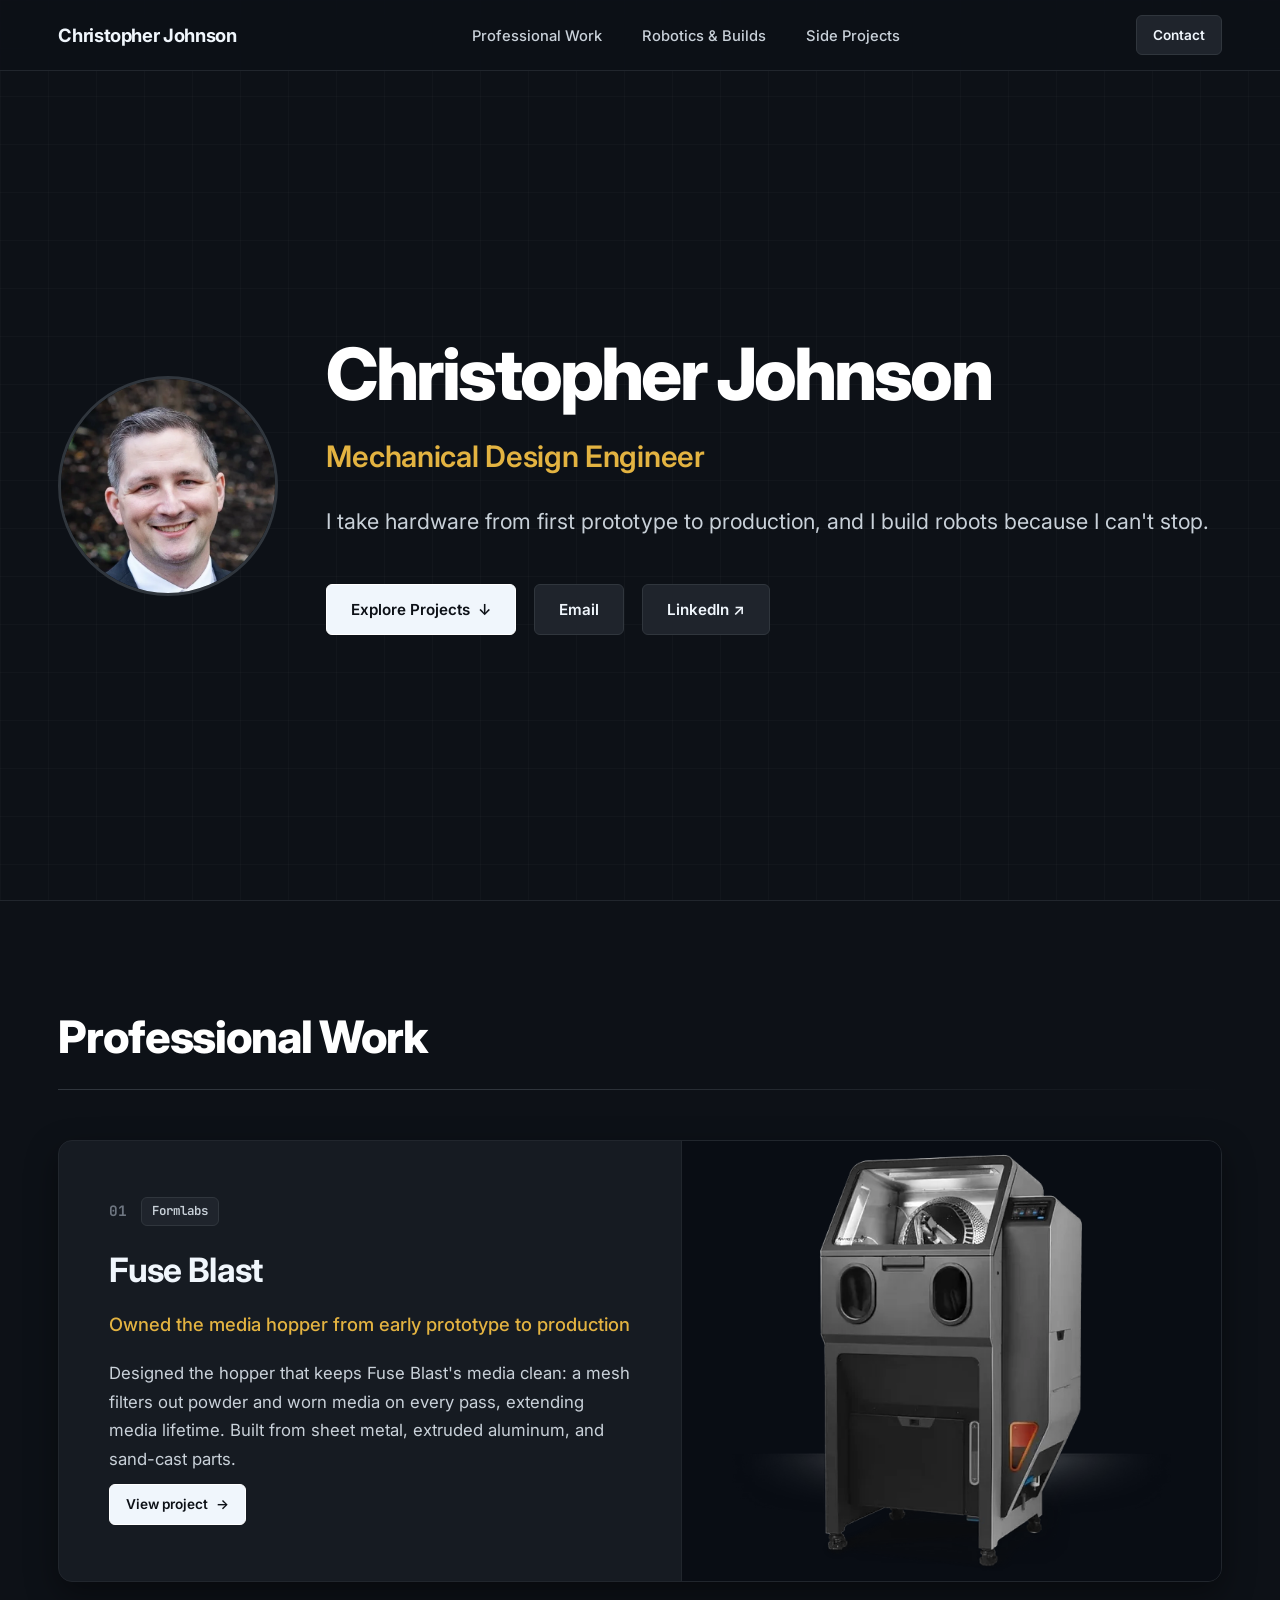
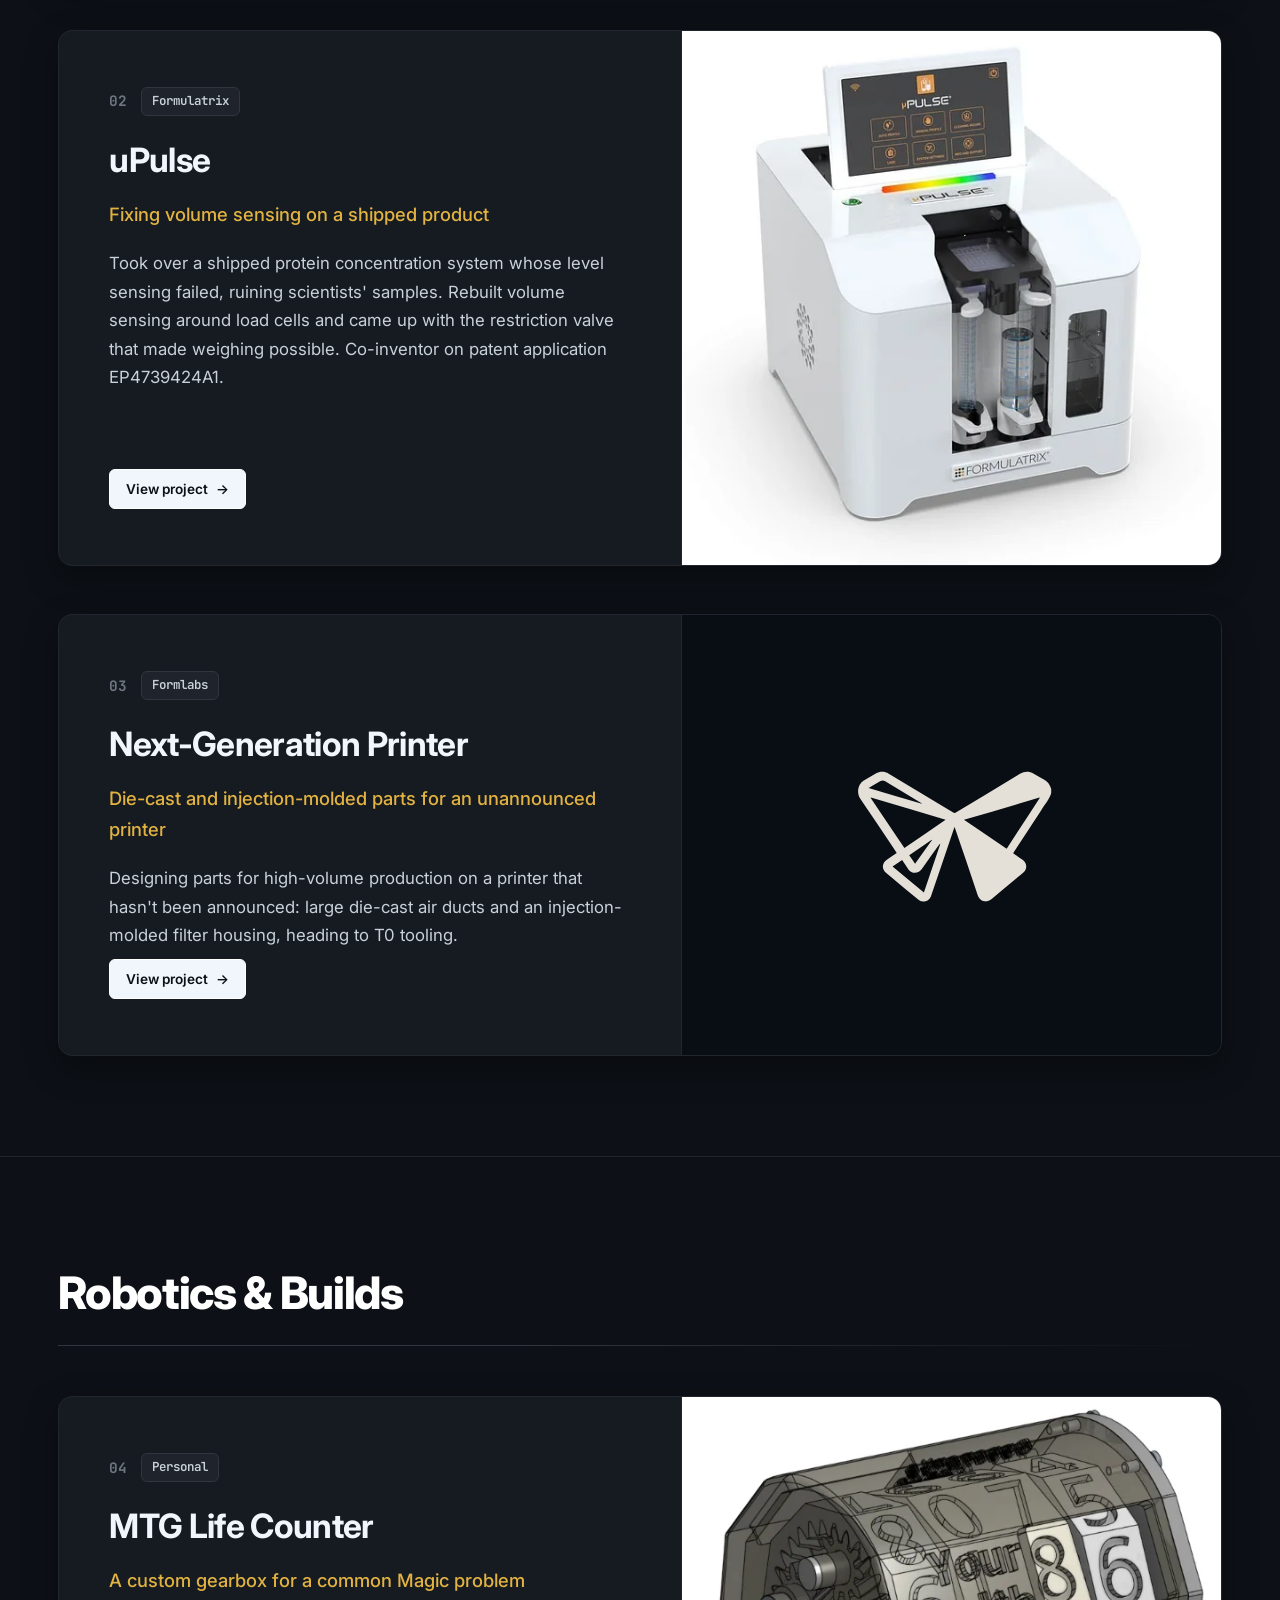
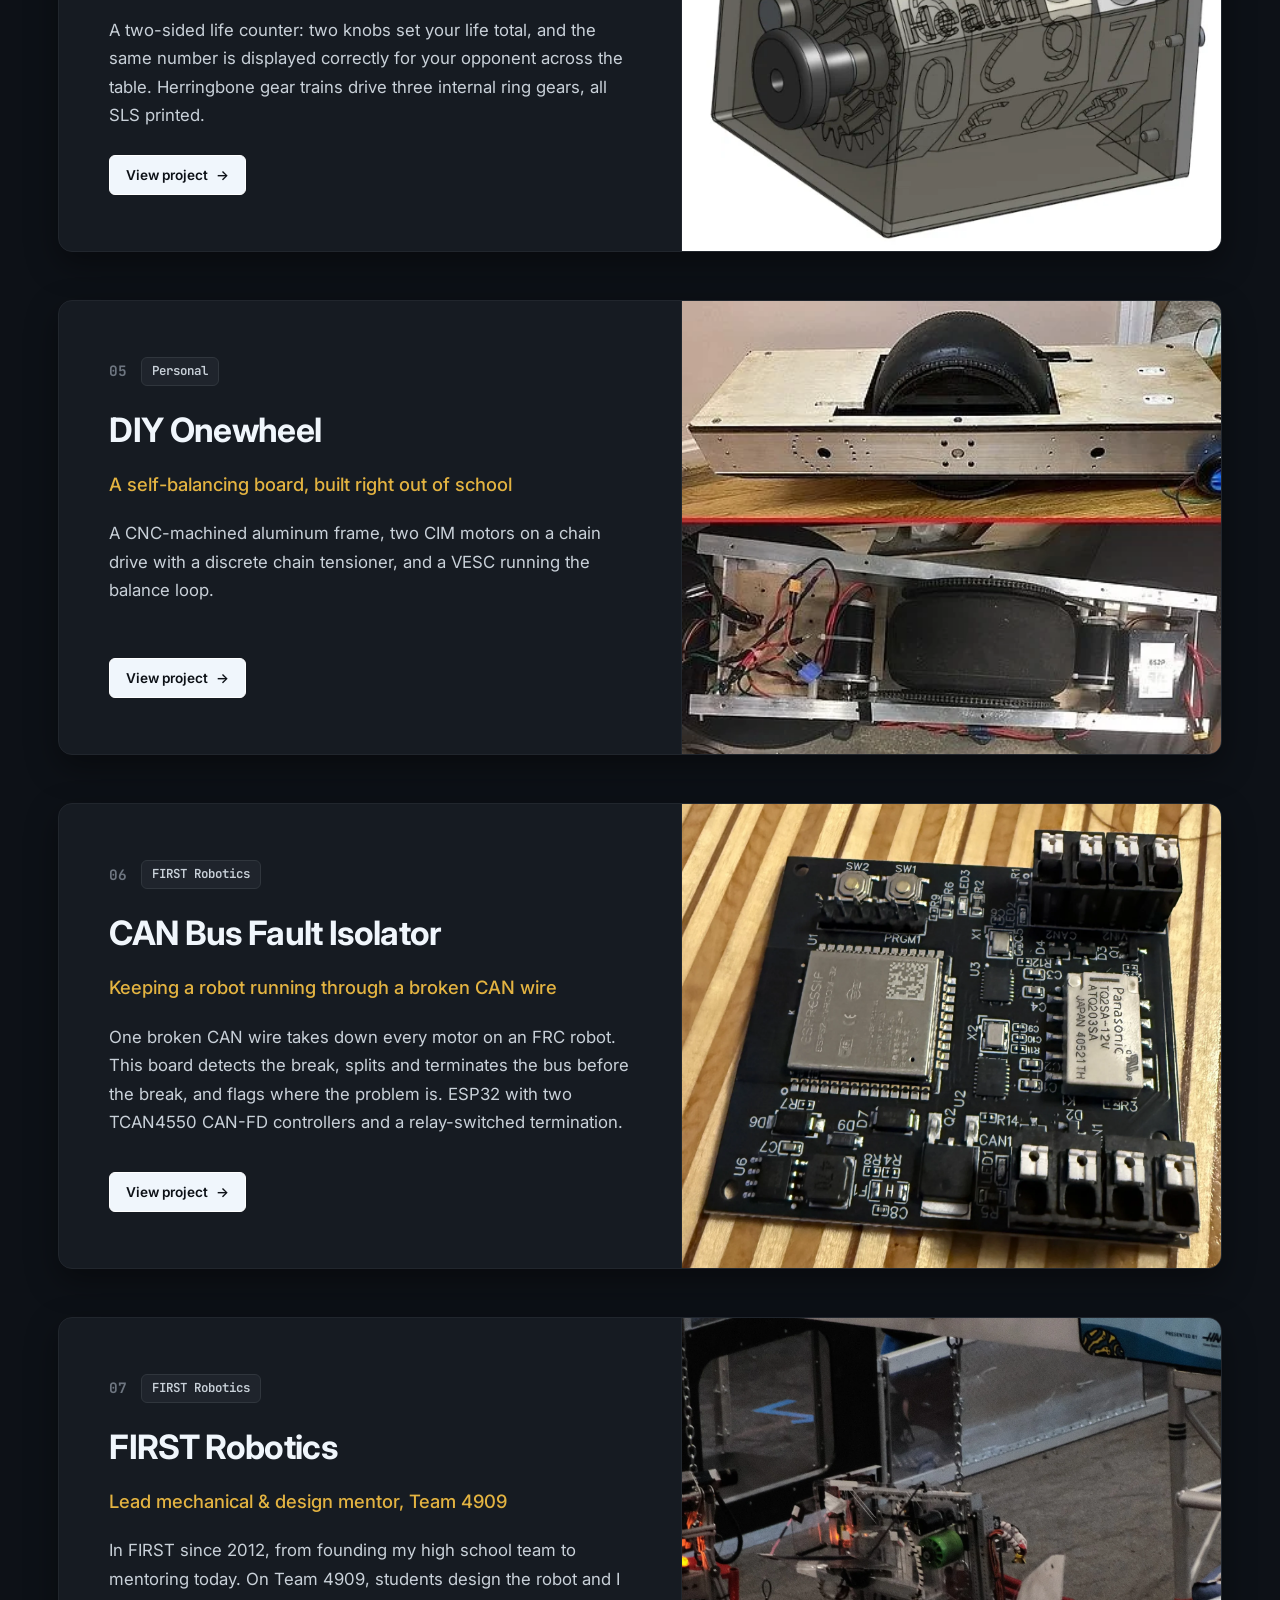
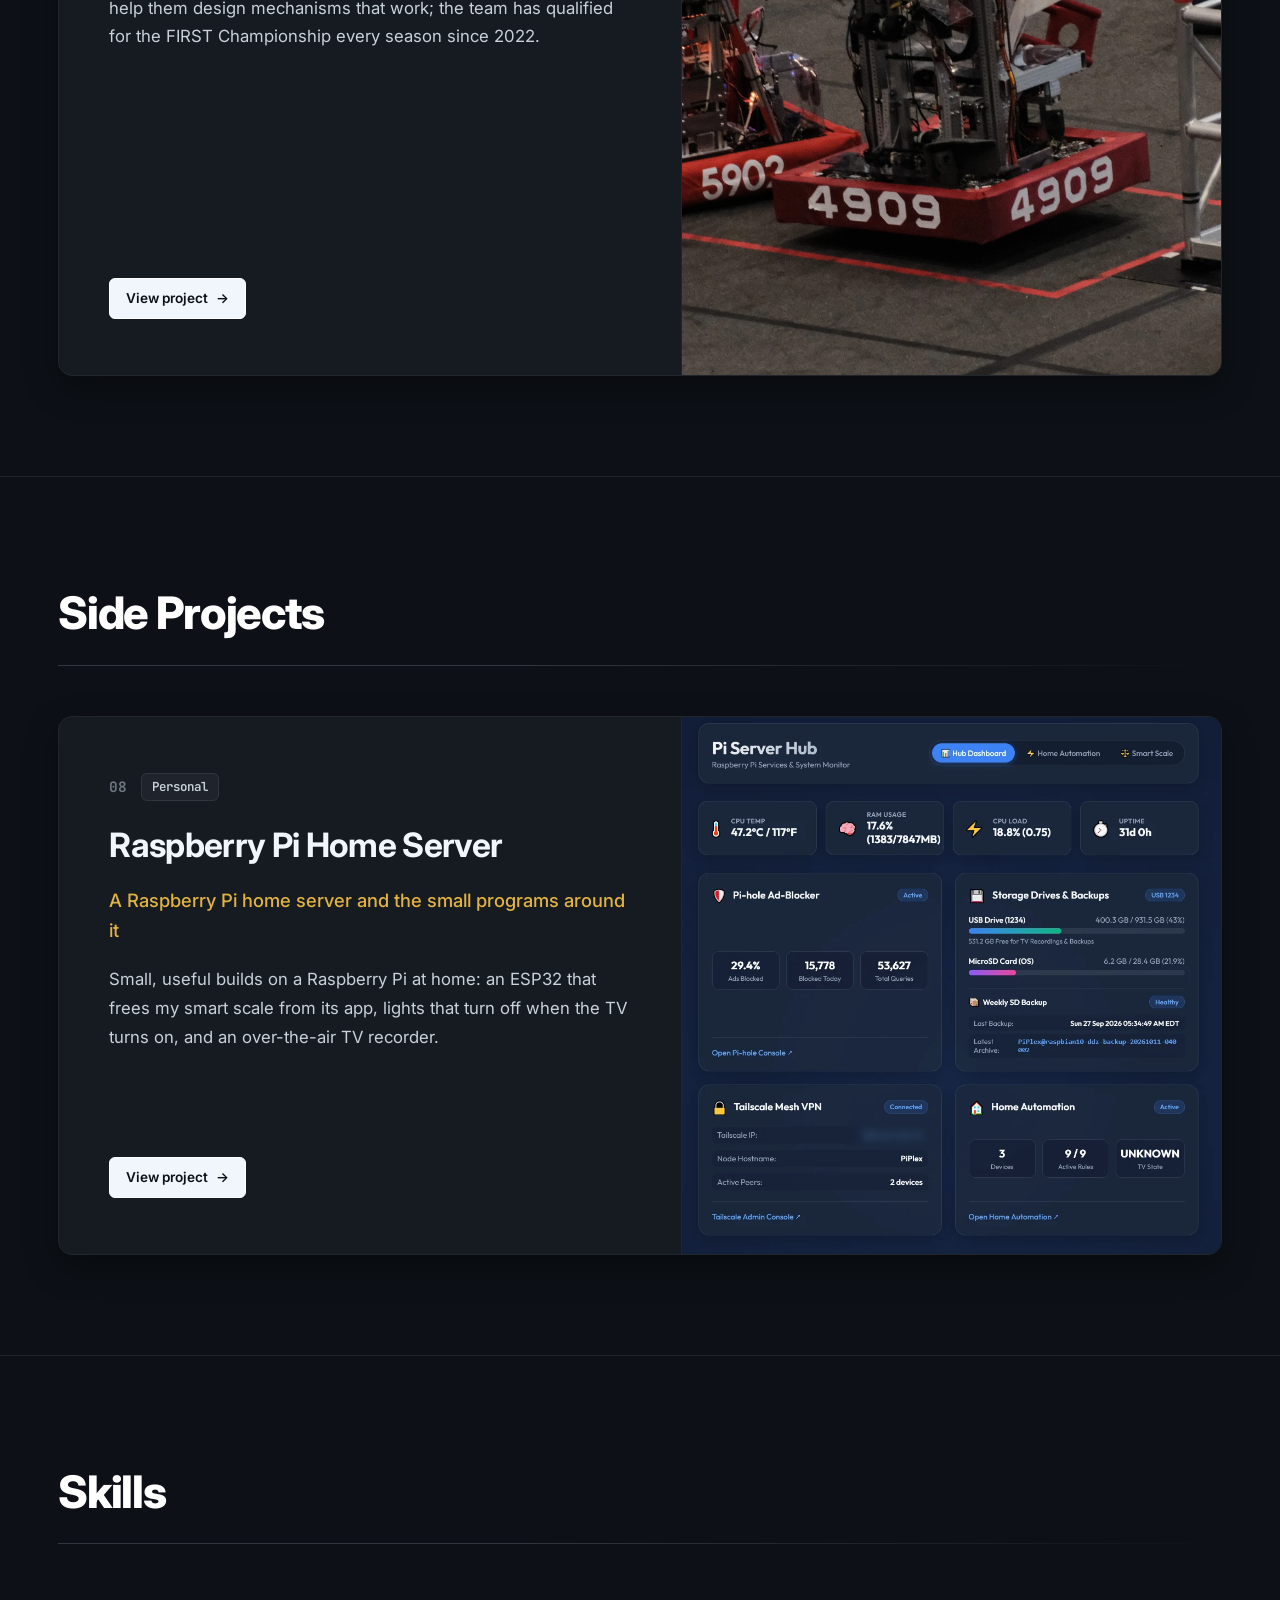
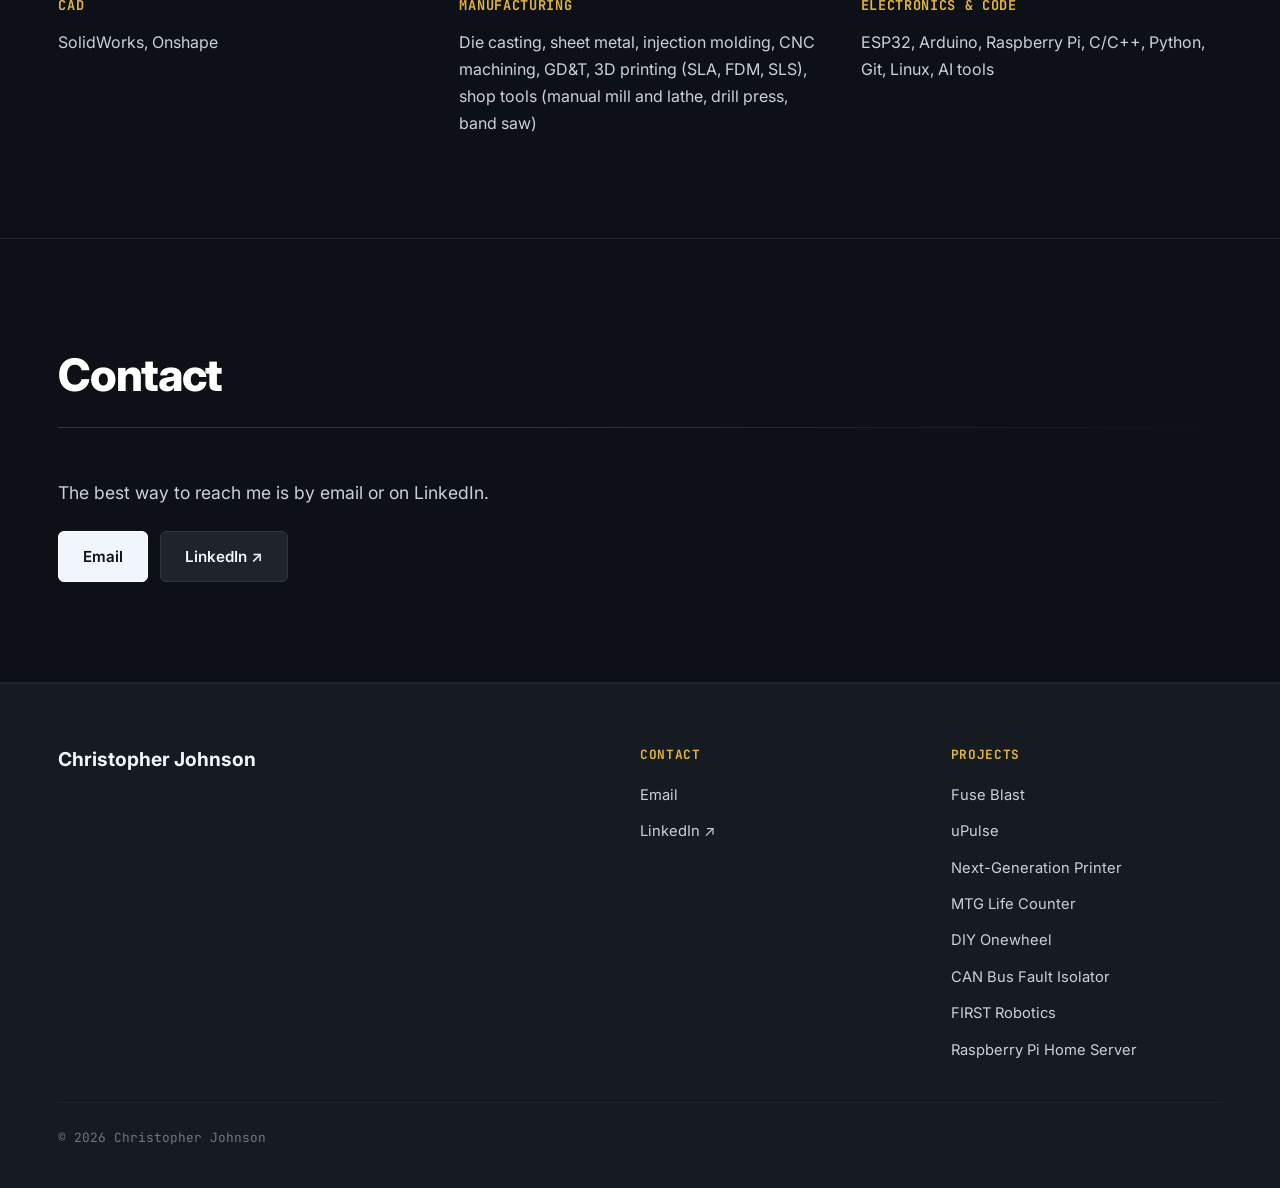
<file: index.html>
<!DOCTYPE html>
<html lang="en">

<head>
  <meta charset="UTF-8">
  <meta name="viewport" content="width=device-width, initial-scale=1.0">
  <title>Christopher Johnson | Mechanical Design Engineer</title>
  <meta name="description"
    content="Christopher Johnson, Mechanical Design Engineer. I take hardware from first prototype to production, and I build robots because I can't stop.">
  <link rel="stylesheet" href="assets/css/style.css">
  <link rel="preconnect" href="https://fonts.googleapis.com">
  <link rel="preconnect" href="https://fonts.gstatic.com" crossorigin>
  <link
    href="https://fonts.googleapis.com/css2?family=Inter:wght@400;500;600;700;800&family=JetBrains+Mono:wght@400;500;600;700&display=swap"
    rel="stylesheet">
</head>

<body class="bg-grid">

  <!-- =========================================================================
       SITE HEADER & STICKY ANCHOR NAVIGATION
       ========================================================================= -->
  <header class="site-header">
    <div class="container nav-inner">
      <a href="index.html" class="brand-logo">
        <span>Christopher Johnson</span>
      </a>

      <!-- Horizontal Anchor Menu -->
      <nav>
        <ul class="nav-links" id="nav-links">
          <li><a href="#professional-work" class="nav-link">Professional Work</a></li>
          <li><a href="#robotics-builds" class="nav-link">Robotics &amp; Builds</a></li>
          <li><a href="#side-projects" class="nav-link">Side Projects</a></li>
        </ul>
      </nav>

      <div class="nav-actions">
        <a href="#contact" class="btn btn-secondary btn-sm">Contact</a>
        <button class="mobile-toggle" id="mobile-toggle" aria-label="Toggle navigation menu">☰</button>
      </div>
    </div>
  </header>

  <main>
    <!-- =========================================================================
         HERO SECTION (Full Viewport Height)
         ========================================================================= -->
    <section class="hero-section">
      <div class="container">
        <div class="hero-layout">
          <img src="assets/img/headshot.webp" alt="Christopher Johnson" class="hero-photo">
          <div class="hero-content">
            <!-- EDIT: Name & Title -->
            <h1 class="hero-title">Christopher Johnson</h1>
            <h2 class="hero-role">Mechanical Design Engineer</h2>

            <!-- EDIT: 1-Sentence Hook -->
            <p class="hero-hook">
              I take hardware from first prototype to production, and I build robots because I can't stop.
            </p>

            <div class="hero-cta">
              <a href="#professional-work" class="btn btn-primary">
                <span>Explore Projects</span> ↓
              </a>
              <a href="mailto:c.johnson.career@gmail.com" class="btn btn-secondary">Email</a>
              <a href="https://www.linkedin.com/in/ChrisJohnson4909" class="btn btn-secondary" target="_blank" rel="noopener noreferrer">LinkedIn ↗</a>
            </div>
          </div>
        </div>
      </div>
    </section>

    <section id="professional-work" class="project-section-wrapper">
      <div class="container">
        <div class="category-header-block">
          <h2 class="category-heading">Professional Work</h2>
          <div class="category-divider-line"></div>
        </div>

        <div style="display: flex; flex-direction: column; gap: 48px;">

          <!-- 01. Fuse Blast -->
          <article class="project-card">
            <div class="project-card-info">
              <div>
                <div class="project-meta-top">
                  <span class="project-number">01</span>
                  <span class="project-tag">Formlabs</span>
                </div>
                <h3 class="project-title">Fuse Blast</h3>
                <h4 class="project-tagline">Owned the media hopper from early prototype to production</h4>
                <p class="project-desc">
                  Designed the hopper that keeps Fuse Blast's media clean: a mesh filters out powder and worn media on every pass, extending media lifetime. Built from sheet metal, extruded aluminum, and sand-cast parts.
                </p>
              </div>
              <div>
                <a href="fuse-blast.html" class="btn btn-primary btn-sm">
                  <span>View project</span> →
                </a>
              </div>
            </div>
            <a href="fuse-blast.html" class="project-card-media" aria-label="View Formlabs Fuse Blast details">
              <img src="assets/img/fuse-blast-hero.webp" alt="Formlabs Fuse Blast Automated Post-Processing System" loading="lazy">
            </a>
          </article>

          <!-- 02. uPulse -->
          <article class="project-card">
            <div class="project-card-info">
              <div>
                <div class="project-meta-top">
                  <span class="project-number">02</span>
                  <span class="project-tag">Formulatrix</span>
                </div>
                <h3 class="project-title">uPulse</h3>
                <h4 class="project-tagline">Fixing volume sensing on a shipped product</h4>
                <p class="project-desc">
                  Took over a shipped protein concentration system whose level sensing failed, ruining scientists' samples. Rebuilt volume sensing around load cells and came up with the restriction valve that made weighing possible. Co-inventor on patent application EP4739424A1.
                </p>
              </div>
              <div>
                <a href="upulse.html" class="btn btn-primary btn-sm">
                  <span>View project</span> →
                </a>
              </div>
            </div>
            <a href="upulse.html" class="project-card-media" aria-label="View uPulse case study">
              <img src="assets/img/upulse-hero.webp" alt="Formulatrix uPulse benchtop system" loading="lazy">
            </a>
          </article>

          <!-- 03. Next-Generation Printer -->
          <article class="project-card">
            <div class="project-card-info">
              <div>
                <div class="project-meta-top">
                  <span class="project-number">03</span>
                  <span class="project-tag">Formlabs</span>
                </div>
                <h3 class="project-title">Next-Generation Printer</h3>
                <h4 class="project-tagline">Die-cast and injection-molded parts for an unannounced printer</h4>
                <p class="project-desc">
                  Designing parts for high-volume production on a printer that hasn't been announced: large die-cast air ducts and an injection-molded filter housing, heading to T0 tooling.
                </p>
              </div>
              <div>
                <a href="unreleased-rd.html" class="btn btn-primary btn-sm">
                  <span>View project</span> →
                </a>
              </div>
            </div>
            <a href="unreleased-rd.html" class="project-card-media" aria-label="View Next-Generation Printer overview">
              <img src="assets/img/formlabs-butterfly.svg" alt="Formlabs logo" class="brand-mark" loading="lazy">
            </a>
          </article>

        </div>
      </div>
    </section>

    <section id="robotics-builds" class="project-section-wrapper">
      <div class="container">
        <div class="category-header-block">
          <h2 class="category-heading">Robotics &amp; Builds</h2>
          <div class="category-divider-line"></div>
        </div>

        <div style="display: flex; flex-direction: column; gap: 48px;">

          <!-- 04. MTG Life Counter -->
          <article class="project-card">
            <div class="project-card-info">
              <div>
                <div class="project-meta-top">
                  <span class="project-number">04</span>
                  <span class="project-tag">Personal</span>
                </div>
                <h3 class="project-title">MTG Life Counter</h3>
                <h4 class="project-tagline">A custom gearbox for a common Magic problem</h4>
                <p class="project-desc">
                  A two-sided life counter: two knobs set your life total, and the same number is displayed correctly for your opponent across the table. Herringbone gear trains drive three internal ring gears, all SLS printed.
                </p>
              </div>
              <div>
                <a href="mtg-counter.html" class="btn btn-primary btn-sm">
                  <span>View project</span> →
                </a>
              </div>
            </div>
            <a href="mtg-counter.html" class="project-card-media" aria-label="View MTG Life Counter mechanism">
              <img src="assets/img/mtg-counter-loop.webp" alt="MTG Life Counter mechanism in motion" loading="lazy">
            </a>
          </article>

          <!-- 05. DIY Onewheel -->
          <article class="project-card">
            <div class="project-card-info">
              <div>
                <div class="project-meta-top">
                  <span class="project-number">05</span>
                  <span class="project-tag">Personal</span>
                </div>
                <h3 class="project-title">DIY Onewheel</h3>
                <h4 class="project-tagline">A self-balancing board, built right out of school</h4>
                <p class="project-desc">
                  A CNC-machined aluminum frame, two CIM motors on a chain drive with a discrete chain tensioner, and a VESC running the balance loop.
                </p>
              </div>
              <div>
                <a href="onewheel.html" class="btn btn-primary btn-sm">
                  <span>View project</span> →
                </a>
              </div>
            </div>
            <a href="onewheel.html" class="project-card-media" aria-label="View DIY Onewheel build">
              <img src="assets/img/onewheel.webp" alt="DIY Onewheel deck and drivetrain" loading="lazy">
            </a>
          </article>

          <!-- 06. CAN Bus Fault Isolator -->
          <article class="project-card">
            <div class="project-card-info">
              <div>
                <div class="project-meta-top">
                  <span class="project-number">06</span>
                  <span class="project-tag">FIRST Robotics</span>
                </div>
                <h3 class="project-title">CAN Bus Fault Isolator</h3>
                <h4 class="project-tagline">Keeping a robot running through a broken CAN wire</h4>
                <p class="project-desc">
                  One broken CAN wire takes down every motor on an FRC robot. This board detects the break, splits and terminates the bus before the break, and flags where the problem is. ESP32 with two TCAN4550 CAN-FD controllers and a relay-switched termination.
                </p>
              </div>
              <div>
                <a href="can-transceiver.html" class="btn btn-primary btn-sm">
                  <span>View project</span> →
                </a>
              </div>
            </div>
            <a href="can-transceiver.html" class="project-card-media" aria-label="View CAN bus fault isolator details">
              <img src="assets/img/can-board.webp" alt="CAN bus fault isolator PCB" loading="lazy">
            </a>
          </article>

          <!-- 07. FIRST Robotics -->
          <article class="project-card">
            <div class="project-card-info">
              <div>
                <div class="project-meta-top">
                  <span class="project-number">07</span>
                  <span class="project-tag">FIRST Robotics</span>
                </div>
                <h3 class="project-title">FIRST Robotics</h3>
                <h4 class="project-tagline">Lead mechanical &amp; design mentor, Team 4909</h4>
                <p class="project-desc">
                  In FIRST since 2012, from founding my high school team to mentoring today. On Team 4909, students design the robot and I help them design mechanisms that work; the team has qualified for the FIRST Championship every season since 2022.
                </p>
              </div>
              <div>
                <a href="robotics.html" class="btn btn-primary btn-sm">
                  <span>View project</span> →
                </a>
              </div>
            </div>
            <a href="robotics.html" class="project-card-media" aria-label="View FIRST Robotics story and robots">
              <img src="assets/img/robot-2025.webp" alt="FRC Team 4909 2025 robot" loading="lazy">
            </a>
          </article>

        </div>
      </div>
    </section>

    <section id="side-projects" class="project-section-wrapper">
      <div class="container">
        <div class="category-header-block">
          <h2 class="category-heading">Side Projects</h2>
          <div class="category-divider-line"></div>
        </div>

        <div style="display: flex; flex-direction: column; gap: 48px;">

          <!-- 08. Raspberry Pi Home Server -->
          <article class="project-card">
            <div class="project-card-info">
              <div>
                <div class="project-meta-top">
                  <span class="project-number">08</span>
                  <span class="project-tag">Personal</span>
                </div>
                <h3 class="project-title">Raspberry Pi Home Server</h3>
                <h4 class="project-tagline">A Raspberry Pi home server and the small programs around it</h4>
                <p class="project-desc">
                  Small, useful builds on a Raspberry Pi at home: an ESP32 that frees my smart scale from its app, lights that turn off when the TV turns on, and an over-the-air TV recorder.
                </p>
              </div>
              <div>
                <a href="toolkit.html" class="btn btn-primary btn-sm">
                  <span>View project</span> →
                </a>
              </div>
            </div>
            <a href="toolkit.html" class="project-card-media" aria-label="View Raspberry Pi Home Server">
              <img src="assets/img/pi-server-hub.webp" alt="Pi Server Hub dashboard showing Pi-hole, storage and backups, Tailscale, and home automation status" loading="lazy" style="object-fit: contain; object-position: top; background: #0b1220;">
            </a>
          </article>

        </div>
      </div>
    </section>

    <section id="skills" class="project-section-wrapper">
      <div class="container">
        <div class="category-header-block">
          <h2 class="category-heading">Skills</h2>
          <div class="category-divider-line"></div>
        </div>

        <div class="skills-strip">
          <div>
            <h3 class="skills-strip-title">CAD</h3>
            <p>SolidWorks, Onshape</p>
          </div>
          <div>
            <h3 class="skills-strip-title">Manufacturing</h3>
            <p>Die casting, sheet metal, injection molding, CNC machining, GD&amp;T, 3D printing (SLA, FDM, SLS), shop tools (manual mill and lathe, drill press, band saw)</p>
          </div>
          <div>
            <h3 class="skills-strip-title">Electronics &amp; Code</h3>
            <p>ESP32, Arduino, Raspberry Pi, C/C++, Python, Git, Linux, AI tools</p>
          </div>
        </div>
      </div>
    </section>

    <section id="contact" class="project-section-wrapper">
      <div class="container">
        <div class="category-header-block">
          <h2 class="category-heading">Contact</h2>
          <div class="category-divider-line"></div>
        </div>

        <p class="contact-text">The best way to reach me is by email or on LinkedIn.</p>
        <div class="contact-actions">
          <a href="mailto:c.johnson.career@gmail.com" class="btn btn-primary">Email</a>
          <a href="https://www.linkedin.com/in/ChrisJohnson4909" class="btn btn-secondary" target="_blank" rel="noopener noreferrer">LinkedIn ↗</a>
        </div>
      </div>
    </section>

  </main>

  <footer class="site-footer">
    <div class="container">
      <div class="footer-grid">
        <div class="footer-brand">
          <h4>Christopher Johnson</h4>
        </div>

        <div class="footer-col">
          <h5>Contact</h5>
          <ul class="footer-links">
            <li><a href="mailto:c.johnson.career@gmail.com">Email</a></li>
            <li><a href="https://www.linkedin.com/in/ChrisJohnson4909" target="_blank" rel="noopener noreferrer">LinkedIn ↗</a></li>
          </ul>
        </div>

        <div class="footer-col">
          <h5>Projects</h5>
          <ul class="footer-links">
            <li><a href="fuse-blast.html">Fuse Blast</a></li>
            <li><a href="upulse.html">uPulse</a></li>
            <li><a href="unreleased-rd.html">Next-Generation Printer</a></li>
            <li><a href="mtg-counter.html">MTG Life Counter</a></li>
            <li><a href="onewheel.html">DIY Onewheel</a></li>
            <li><a href="can-transceiver.html">CAN Bus Fault Isolator</a></li>
            <li><a href="robotics.html">FIRST Robotics</a></li>
            <li><a href="toolkit.html">Raspberry Pi Home Server</a></li>
          </ul>
        </div>
      </div>

      <div class="footer-bottom">
        <div>&copy; 2026 Christopher Johnson</div>
      </div>
    </div>
  </footer>

  <script src="assets/js/main.js"></script>
</body>

</html>
</file>
<file: assets/css/style.css>
/* ==========================================================================
   CHRISTOPHER JOHNSON - MECHANICAL DESIGN ENGINEERING PORTFOLIO
   Design System: Premium Titanium Dark / Precision Industrial
   ========================================================================== */

:root {
  /* Refined Industrial Palette (Soft, Low-Strain Contrast) */
  --bg-main: #0d1117;
  --bg-surface: #161b22;
  --bg-surface-elevated: #1f242c;
  --bg-surface-hover: #262c36;
  --bg-glass: rgba(13, 17, 23, 0.88);
  --border-subtle: #21262d;
  --border-medium: #30363d;
  --border-accent: rgba(210, 153, 34, 0.35);

  /* Warm Titanium & Precision Accents */
  --accent-gold: #d29922;
  --accent-amber: #e3b341;
  --accent-warm-gray: #8b949e;
  --accent-silver: #c9d1d9;
  --accent-soft-blue: #58a6ff;
  --accent-emerald: #3fb950;
  --accent-red: #f85149;
  --accent-violet: #a371f7;

  /* Typography */
  --text-primary: #f0f6fc;
  --text-secondary: #c9d1d9;
  --text-muted: #8b949e;
  --text-dim: #6e7681;

  --font-sans: 'Inter', -apple-system, BlinkMacSystemFont, 'Segoe UI', Roboto, Helvetica, Arial, sans-serif;
  --font-mono: 'JetBrains Mono', 'Fira Code', Consolas, Monaco, monospace;

  /* Transitions & Radii */
  --radius-sm: 6px;
  --radius-md: 10px;
  --radius-lg: 14px;
  --radius-pill: 9999px;
  --transition-fast: 0.18s cubic-bezier(0.16, 1, 0.3, 1);
  --transition-normal: 0.28s cubic-bezier(0.16, 1, 0.3, 1);

  /* Shadows */
  --shadow-card: 0 12px 32px rgba(0, 0, 0, 0.4);
  --shadow-subtle: 0 4px 12px rgba(0, 0, 0, 0.2);
}

/* Reset & Base */
*, *::before, *::after {
  box-sizing: border-box;
  margin: 0;
  padding: 0;
}

html {
  scroll-behavior: smooth;
  font-size: 16px;
  background-color: var(--bg-main);
  color: var(--text-primary);
  font-family: var(--font-sans);
  line-height: 1.65;
  -webkit-font-smoothing: antialiased;
  -moz-osx-font-smoothing: grayscale;
}

body {
  min-height: 100vh;
  display: flex;
  flex-direction: column;
  background: 
    radial-gradient(circle at 10% 10%, rgba(210, 153, 34, 0.03) 0%, transparent 40%),
    radial-gradient(circle at 90% 80%, rgba(88, 166, 255, 0.025) 0%, transparent 40%),
    var(--bg-main);
  background-attachment: fixed;
}

/* Subtle Technical Precision Grid */
.bg-grid {
  background-image: 
    linear-gradient(to right, rgba(255, 255, 255, 0.02) 1px, transparent 1px),
    linear-gradient(to bottom, rgba(255, 255, 255, 0.02) 1px, transparent 1px);
  background-size: 48px 48px;
}

a {
  color: inherit;
  text-decoration: none;
  transition: color var(--transition-fast);
}

img, video {
  max-width: 100%;
  height: auto;
  display: block;
}

/* Full-Width Expansive Container */
.container {
  width: 94%;
  max-width: 1600px;
  margin: 0 auto;
  padding: 0 20px;
}

/* Sticky Navigation Header */
.site-header {
  position: sticky;
  top: 0;
  z-index: 100;
  background: var(--bg-glass);
  backdrop-filter: blur(16px);
  -webkit-backdrop-filter: blur(16px);
  border-bottom: 1px solid var(--border-subtle);
  transition: background var(--transition-normal);
}

.nav-inner {
  display: flex;
  align-items: center;
  justify-content: space-between;
  height: 70px;
}

.brand-logo {
  display: flex;
  align-items: center;
  gap: 12px;
  font-weight: 700;
  font-size: 1.15rem;
  letter-spacing: -0.02em;
}

.brand-badge {
  font-family: var(--font-mono);
  font-size: 0.72rem;
  font-weight: 600;
  background: rgba(210, 153, 34, 0.12);
  color: var(--accent-amber);
  border: 1px solid rgba(210, 153, 34, 0.3);
  padding: 2px 8px;
  border-radius: var(--radius-sm);
  text-transform: uppercase;
  letter-spacing: 0.05em;
}

.nav-links {
  display: flex;
  align-items: center;
  gap: 8px;
  list-style: none;
}

.nav-link {
  white-space: nowrap;
  font-size: 0.92rem;
  font-weight: 500;
  color: var(--text-secondary);
  padding: 8px 16px;
  border-radius: var(--radius-sm);
  transition: all var(--transition-fast);
  position: relative;
}

.nav-link:hover {
  color: var(--text-primary);
  background: rgba(255, 255, 255, 0.04);
}

.nav-link.active {
  color: var(--text-primary);
  background: var(--bg-surface-elevated);
  font-weight: 600;
}

.nav-link.active::after {
  content: '';
  position: absolute;
  bottom: -10px;
  left: 16px;
  right: 16px;
  height: 2px;
  background: var(--accent-amber);
  border-radius: var(--radius-pill);
}

.nav-actions {
  display: flex;
  align-items: center;
  gap: 12px;
}

.mobile-toggle {
  display: none;
  background: transparent;
  border: 1px solid var(--border-medium);
  color: var(--text-primary);
  padding: 8px 12px;
  border-radius: var(--radius-sm);
  cursor: pointer;
}

/* Buttons */
.btn {
  display: inline-flex;
  align-items: center;
  justify-content: center;
  gap: 8px;
  font-family: var(--font-sans);
  font-size: 0.95rem;
  font-weight: 600;
  padding: 12px 24px;
  border-radius: var(--radius-sm);
  cursor: pointer;
  transition: all var(--transition-fast);
  border: 1px solid transparent;
  white-space: nowrap;
}

.btn-primary {
  background: #f0f6fc;
  color: #0d1117;
  border: 1px solid #ffffff;
}

.btn-primary:hover {
  background: #ffffff;
  box-shadow: 0 4px 16px rgba(255, 255, 255, 0.18);
  transform: translateY(-1px);
}

.btn-secondary {
  background: var(--bg-surface-elevated);
  color: var(--text-primary);
  border: 1px solid var(--border-medium);
}

.btn-secondary:hover {
  background: var(--bg-surface-hover);
  border-color: var(--accent-silver);
  color: #ffffff;
  transform: translateY(-1px);
}

.btn-sm {
  padding: 8px 16px;
  font-size: 0.85rem;
}

/* Full-Height Hero Section */
.hero-section {
  min-height: calc(100vh - 70px);
  display: flex;
  align-items: center;
  padding: 60px 0;
  position: relative;
  border-bottom: 1px solid var(--border-subtle);
}

.hero-content {
  max-width: 1100px;
}

.hero-title {
  font-size: 4.5rem;
  font-weight: 800;
  line-height: 1.05;
  letter-spacing: -0.04em;
  margin-bottom: 20px;
  color: #ffffff;
}

.hero-role {
  font-size: 1.85rem;
  font-weight: 600;
  color: var(--accent-amber);
  margin-bottom: 24px;
  letter-spacing: -0.01em;
}

.hero-hook {
  font-size: 1.35rem;
  color: var(--text-secondary);
  line-height: 1.65;
  margin-bottom: 44px;
  max-width: 920px;
}

.hero-cta {
  display: flex;
  align-items: center;
  gap: 18px;
  flex-wrap: wrap;
}

/* Standout Category Section Headers (Big & Bold Typography) */
.project-section-wrapper {
  padding: 100px 0;
  border-bottom: 1px solid var(--border-subtle);
  position: relative;
}

.category-header-block {
  margin-bottom: 50px;
}

.category-heading {
  font-size: 2.8rem;
  font-weight: 800;
  letter-spacing: -0.03em;
  color: #ffffff;
  display: flex;
  align-items: center;
  gap: 20px;
}

.category-number-prefix {
  font-family: var(--font-mono);
  font-size: 1.4rem;
  font-weight: 700;
  color: var(--accent-amber);
}

.category-divider-line {
  height: 1px;
  background: linear-gradient(to right, var(--border-medium) 40%, transparent);
  margin-top: 14px;
  width: 100%;
}

/* Expansive Full-Width Project Showcase Cards (Landing Page) */
.project-card {
  background: var(--bg-surface);
  border: 1px solid var(--border-subtle);
  border-radius: var(--radius-lg);
  overflow: hidden;
  display: grid;
  grid-template-columns: 1.15fr 1fr;
  box-shadow: var(--shadow-card);
  transition: all var(--transition-normal);
  position: relative;
}

.project-card:hover {
  border-color: var(--border-medium);
  box-shadow: 0 16px 40px rgba(0, 0, 0, 0.5);
  transform: translateY(-2px);
}

.project-card-info {
  padding: 56px 50px;
  display: flex;
  flex-direction: column;
  justify-content: space-between;
}

.project-meta-top {
  display: flex;
  align-items: center;
  gap: 14px;
  margin-bottom: 16px;
}

.project-number {
  font-family: var(--font-mono);
  font-size: 0.9rem;
  font-weight: 700;
  color: var(--text-dim);
}

.project-tag {
  font-family: var(--font-mono);
  font-size: 0.78rem;
  font-weight: 600;
  background: var(--bg-surface-elevated);
  border: 1px solid var(--border-medium);
  color: var(--accent-silver);
  padding: 3px 10px;
  border-radius: var(--radius-sm);
}

.project-title {
  font-size: 2.1rem;
  font-weight: 700;
  letter-spacing: -0.02em;
  margin-bottom: 12px;
  color: var(--text-primary);
}

.project-tagline {
  font-size: 1.15rem;
  font-weight: 500;
  color: var(--accent-amber);
  margin-bottom: 20px;
}

.project-desc {
  font-size: 1.05rem;
  color: var(--text-secondary);
  line-height: 1.7;
}

.project-skills {
  display: flex;
  flex-wrap: wrap;
  gap: 10px;
  margin-bottom: 36px;
}

.skill-pill {
  font-family: var(--font-mono);
  font-size: 0.78rem;
  background: var(--bg-surface-elevated);
  border: 1px solid var(--border-medium);
  color: var(--text-secondary);
  padding: 5px 12px;
  border-radius: var(--radius-pill);
}

.project-card-media {
  position: relative;
  background: #090d14;
  overflow: hidden;
  display: flex;
  align-items: center;
  justify-content: center;
  min-height: 440px;
  border-left: 1px solid var(--border-subtle);
}

.project-card-media img,
.project-card-media video {
  width: 100%;
  height: 100%;
  object-fit: cover;
  transition: transform 0.4s cubic-bezier(0.16, 1, 0.3, 1);
}

.project-card:hover .project-card-media img,
.project-card:hover .project-card-media video {
  transform: scale(1.02);
}

.media-badge {
  position: absolute;
  top: 20px;
  right: 20px;
  background: rgba(22, 27, 34, 0.88);
  backdrop-filter: blur(8px);
  border: 1px solid var(--border-medium);
  font-family: var(--font-mono);
  font-size: 0.75rem;
  color: var(--text-primary);
  padding: 5px 12px;
  border-radius: var(--radius-sm);
  z-index: 2;
}

/* Deep-Dive Case Study Pages */
.case-study-hero {
  padding: 60px 0 45px;
  border-bottom: 1px solid var(--border-subtle);
  background: linear-gradient(to bottom, rgba(22, 27, 34, 0.6), transparent);
}

.breadcrumb {
  display: inline-flex;
  align-items: center;
  gap: 8px;
  font-family: var(--font-mono);
  font-size: 0.88rem;
  color: var(--accent-silver);
  margin-bottom: 24px;
}

.breadcrumb:hover {
  color: #ffffff;
  text-decoration: underline;
}

.case-study-title {
  font-size: 3.2rem;
  font-weight: 800;
  letter-spacing: -0.03em;
  margin-bottom: 14px;
}

.case-study-subtitle {
  font-size: 1.3rem;
  color: var(--text-secondary);
  max-width: 1000px;
  margin-bottom: 32px;
  line-height: 1.6;
}

.specs-grid {
  display: grid;
  grid-template-columns: repeat(auto-fit, minmax(220px, 1fr));
  gap: 16px;
  background: var(--bg-surface);
  border: 1px solid var(--border-subtle);
  padding: 24px 28px;
  border-radius: var(--radius-md);
  margin-top: 28px;
}

.spec-item-label {
  font-family: var(--font-mono);
  font-size: 0.78rem;
  text-transform: uppercase;
  color: var(--text-muted);
  letter-spacing: 0.05em;
  margin-bottom: 6px;
}

.spec-item-value {
  font-size: 1rem;
  font-weight: 600;
  color: var(--text-primary);
}

/* Case Study Content Layout */
.case-content-grid {
  display: grid;
  grid-template-columns: minmax(0, 1fr);
  gap: 50px;
  padding: 60px 0;
}

.case-section {
  background: var(--bg-surface);
  border: 1px solid var(--border-subtle);
  border-radius: var(--radius-lg);
  padding: 48px;
}

.case-section-title {
  font-size: 1.8rem;
  font-weight: 700;
  margin-bottom: 24px;
  display: flex;
  align-items: center;
  gap: 14px;
}

.case-section-title::before {
  content: '';
  display: inline-block;
  width: 4px;
  height: 26px;
  background: var(--accent-amber);
  border-radius: 2px;
}

.case-paragraph {
  font-size: 1.1rem;
  color: var(--text-secondary);
  line-height: 1.8;
  margin-bottom: 24px;
}

.case-list {
  list-style: none;
  margin: 24px 0;
  display: flex;
  flex-direction: column;
  gap: 16px;
}

.case-list-item {
  display: flex;
  align-items: flex-start;
  gap: 14px;
  font-size: 1.05rem;
  color: var(--text-secondary);
}

.case-list-bullet {
  font-family: var(--font-mono);
  color: var(--accent-amber);
  font-weight: 700;
  margin-top: 2px;
}

/* Patent Callout Card */
.patent-card {
  background: linear-gradient(135deg, rgba(210, 153, 34, 0.06) 0%, rgba(22, 27, 34, 0.95) 100%);
  border: 1px solid rgba(210, 153, 34, 0.3);
  border-radius: var(--radius-lg);
  padding: 40px;
  margin: 30px 0;
  display: flex;
  flex-direction: column;
  gap: 20px;
}

.patent-header {
  display: flex;
  align-items: center;
  justify-content: space-between;
  flex-wrap: wrap;
  gap: 14px;
}

.patent-badge {
  font-family: var(--font-mono);
  font-size: 0.8rem;
  font-weight: 700;
  background: var(--accent-amber);
  color: #0d1117;
  padding: 4px 12px;
  border-radius: var(--radius-sm);
  text-transform: uppercase;
}

.patent-title {
  font-size: 1.45rem;
  font-weight: 700;
  color: var(--text-primary);
}

/* 3D CAD Viewer Container */
.cad-viewer-wrapper {
  background: #080c12;
  border: 1px solid var(--border-medium);
  border-radius: var(--radius-lg);
  overflow: hidden;
  position: relative;
  margin: 30px 0;
}

.cad-canvas-container {
  width: 100%;
  height: 600px;
  position: relative;
  outline: none;
  cursor: grab;
}

.cad-canvas-container:active {
  cursor: grabbing;
}

.cad-controls-overlay {
  position: absolute;
  bottom: 20px;
  left: 20px;
  right: 20px;
  display: flex;
  flex-wrap: wrap;
  gap: 8px;
  z-index: 10;
  pointer-events: none;
}

.cad-parts-toggles {
  display: flex;
  flex-wrap: wrap;
  gap: 8px;
  pointer-events: auto;
  background: rgba(13, 17, 23, 0.9);
  backdrop-filter: blur(12px);
  padding: 12px 16px;
  border-radius: var(--radius-md);
  border: 1px solid var(--border-medium);
}

.cad-part-btn {
  font-family: var(--font-mono);
  font-size: 0.75rem;
  font-weight: 600;
  background: var(--bg-surface-elevated);
  border: 1px solid var(--border-medium);
  color: var(--text-secondary);
  padding: 6px 12px;
  border-radius: var(--radius-pill);
  cursor: pointer;
  transition: all var(--transition-fast);
}

.cad-part-btn:hover {
  border-color: var(--accent-silver);
  color: var(--text-primary);
}

.cad-part-btn.active {
  background: rgba(210, 153, 34, 0.15);
  border-color: var(--accent-amber);
  color: var(--accent-amber);
}

.cad-part-btn.hidden-part {
  opacity: 0.4;
  text-decoration: line-through;
  border-color: var(--border-subtle);
}

.cad-hint {
  position: absolute;
  top: 16px;
  left: 20px;
  font-family: var(--font-mono);
  font-size: 0.78rem;
  color: var(--text-muted);
  background: rgba(13, 17, 23, 0.75);
  padding: 4px 10px;
  border-radius: var(--radius-sm);
  pointer-events: none;
}

/* Media Gallery Grid */
.media-gallery-grid {
  display: grid;
  grid-template-columns: repeat(auto-fill, minmax(320px, 1fr));
  gap: 24px;
  margin: 30px 0;
}

.gallery-item {
  background: var(--bg-surface-elevated);
  border: 1px solid var(--border-subtle);
  border-radius: var(--radius-md);
  overflow: hidden;
  cursor: pointer;
  transition: all var(--transition-fast);
}

.gallery-item:hover {
  border-color: var(--border-medium);
  transform: translateY(-2px);
}

.gallery-item img {
  width: 100%;
  height: 250px;
  object-fit: cover;
  transition: transform 0.3s ease;
}

.gallery-item:hover img {
  transform: scale(1.03);
}

.gallery-caption {
  padding: 14px 18px;
  font-size: 0.88rem;
  font-family: var(--font-mono);
  color: var(--text-secondary);
  border-top: 1px solid var(--border-subtle);
}

/* Lightbox Modal */
.lightbox-modal {
  display: none;
  position: fixed;
  top: 0;
  left: 0;
  width: 100%;
  height: 100%;
  background: rgba(5, 8, 12, 0.95);
  backdrop-filter: blur(16px);
  z-index: 1000;
  justify-content: center;
  align-items: center;
  padding: 24px;
}

.lightbox-modal.active {
  display: flex;
}

.lightbox-content {
  position: relative;
  max-width: 92vw;
  max-height: 92vh;
  display: flex;
  flex-direction: column;
  align-items: center;
}

.lightbox-img {
  max-width: 100%;
  max-height: 82vh;
  border-radius: var(--radius-md);
  border: 1px solid var(--border-medium);
  box-shadow: 0 20px 50px rgba(0, 0, 0, 0.8);
}

.lightbox-caption {
  margin-top: 16px;
  font-family: var(--font-mono);
  font-size: 0.95rem;
  color: var(--text-primary);
  text-align: center;
}

.lightbox-close {
  position: absolute;
  top: -40px;
  right: 0;
  background: transparent;
  border: none;
  color: var(--text-primary);
  font-size: 2rem;
  cursor: pointer;
}

/* Homepage skills strip and contact */
.skills-strip {
  display: grid;
  grid-template-columns: repeat(3, minmax(0, 1fr));
  gap: 40px;
}

.skills-strip-title {
  font-family: var(--font-mono);
  font-size: 0.85rem;
  text-transform: uppercase;
  letter-spacing: 0.05em;
  color: var(--accent-amber);
  margin-bottom: 12px;
}

.skills-strip p {
  color: var(--text-secondary);
  line-height: 1.7;
}

.contact-text {
  color: var(--text-secondary);
  font-size: 1.1rem;
  margin-bottom: 24px;
}

.contact-actions {
  display: flex;
  flex-wrap: wrap;
  gap: 12px;
}

@media (max-width: 768px) {
  .skills-strip {
    grid-template-columns: 1fr;
    gap: 24px;
  }
}

/* Footer */
.site-footer {
  margin-top: auto;
  border-top: 1px solid var(--border-subtle);
  background: var(--bg-surface);
  padding: 60px 0 40px;
}

.footer-grid {
  display: grid;
  grid-template-columns: 2fr 1fr 1fr;
  gap: 40px;
  margin-bottom: 40px;
}

.footer-brand h4 {
  font-size: 1.2rem;
  font-weight: 700;
  margin-bottom: 8px;
}

.footer-brand p {
  color: var(--text-muted);
  font-size: 0.95rem;
  max-width: 400px;
}

.footer-col h5 {
  font-family: var(--font-mono);
  font-size: 0.8rem;
  text-transform: uppercase;
  color: var(--accent-amber);
  margin-bottom: 16px;
  letter-spacing: 0.05em;
}

.footer-links {
  list-style: none;
  display: flex;
  flex-direction: column;
  gap: 10px;
}

.footer-links a {
  font-size: 0.92rem;
  color: var(--text-secondary);
}

.footer-links a:hover {
  color: #ffffff;
}

.footer-bottom {
  padding-top: 24px;
  border-top: 1px solid var(--border-subtle);
  display: flex;
  align-items: center;
  justify-content: space-between;
  font-family: var(--font-mono);
  font-size: 0.8rem;
  color: var(--text-dim);
}

/* uPulse Case Study Figures */
.media-gallery-single {
  grid-template-columns: 1fr;
  margin: 0;
}

.gallery-item img.img-on-white {
  height: 380px;
  object-fit: contain;
  background: #ffffff;
  padding: 16px;
}

.process-figure,
.arch-figure {
  background: var(--bg-surface-elevated);
  border: 1px solid var(--border-subtle);
  border-radius: var(--radius-md);
  overflow: hidden;
  margin: 8px 0 28px;
}

.process-strip {
  display: grid;
  grid-template-columns: repeat(4, 1fr);
  gap: 8px;
  padding: 28px 20px 8px;
}

.process-step {
  display: flex;
  flex-direction: column;
  align-items: center;
  text-align: center;
  position: relative;
}

.process-step:not(:last-child)::after {
  content: '→';
  position: absolute;
  right: -10px;
  top: 40px;
  color: var(--text-dim);
  font-size: 1.1rem;
}

.process-tube {
  width: 84px;
  max-width: 100%;
  height: auto;
  margin-bottom: 12px;
}

.tube-outline {
  fill: none;
  stroke: var(--accent-silver);
  stroke-width: 2;
}

.tube-fill {
  fill: var(--accent-soft-blue);
}

.process-legend {
  display: flex;
  flex-wrap: wrap;
  gap: 8px 24px;
  padding: 16px 20px 0;
  font-size: 0.85rem;
  color: var(--text-secondary);
}

.process-legend span {
  display: inline-flex;
  align-items: center;
  gap: 8px;
}

.swatch-sample { background: var(--accent-soft-blue); }
.swatch-buffer { background: var(--accent-violet); }

.tube-fill-buffer {
  fill: var(--accent-violet);
  opacity: 0.75;
}

.process-repeat {
  font-family: var(--font-mono);
  font-size: 0.72rem;
  color: var(--text-secondary);
  border: 1px solid var(--border-medium);
  border-radius: var(--radius-pill);
  padding: 1px 8px;
  margin-top: 4px;
  white-space: nowrap;
}

.process-volume {
  white-space: nowrap;
  font-family: var(--font-mono);
  font-weight: 700;
  font-size: 1.05rem;
  color: var(--text-primary);
}

.process-label {
  font-size: 0.85rem;
  color: var(--text-muted);
  line-height: 1.35;
  margin-top: 2px;
}

.outcome-list {
  list-style: none;
  display: flex;
  flex-direction: column;
  gap: 12px;
  padding: 20px 24px 24px;
}

.outcome-row {
  display: flex;
  align-items: flex-start;
  gap: 12px;
  font-size: 1rem;
  color: var(--text-secondary);
  line-height: 1.6;
}

.outcome-icon {
  flex: 0 0 24px;
  height: 24px;
  border-radius: 50%;
  display: inline-flex;
  align-items: center;
  justify-content: center;
  font-size: 0.8rem;
  font-weight: 700;
  color: #0d1117;
  margin-top: 1px;
}

.outcome-bad { background: var(--accent-red); }
.outcome-good { background: var(--accent-emerald); }

.arch-grid {
  display: grid;
  grid-template-columns: repeat(auto-fit, minmax(300px, 1fr));
  gap: 1px;
  background: var(--border-subtle);
}

.arch-panel {
  background: var(--bg-surface-elevated);
  padding: 20px 16px 8px;
}

.arch-panel-title {
  font-family: var(--font-mono);
  font-size: 0.85rem;
  font-weight: 600;
  text-transform: uppercase;
  letter-spacing: 0.04em;
  color: var(--text-muted);
  margin-bottom: 8px;
}

.arch-svg {
  width: 100%;
  height: auto;
  display: block;
}

.arch-defs {
  position: absolute;
}

.arch-chip { fill: rgba(255, 255, 255, 0.02); stroke: var(--border-medium); stroke-width: 1.5; }
.arch-tube { fill: none; stroke: var(--accent-silver); stroke-width: 2; }
.arch-lid { fill: var(--text-muted); }
.arch-scale { fill: var(--bg-surface-hover); stroke: var(--text-muted); stroke-width: 1.5; }
.arch-pump { fill: var(--bg-surface); stroke: var(--accent-silver); stroke-width: 2; }
.arch-membrane { fill: var(--bg-surface); stroke: var(--text-muted); stroke-width: 1.5; stroke-dasharray: 3 2; }
.arch-valve { fill: var(--bg-surface); stroke: var(--accent-silver); stroke-width: 1.5; }
.arch-valve-restriction { stroke: var(--accent-amber); stroke-width: 2.5; }
.arch-flow { fill: none; stroke-width: 3; stroke-linejoin: round; }
.arch-pressurized { stroke: var(--accent-amber); }
.arch-ambient { stroke: var(--accent-soft-blue); }
.arch-permeate { stroke: var(--text-dim); stroke-width: 2; stroke-dasharray: 4 3; }
.arch-arrowhead { fill: var(--text-dim); }
.arch-gas-pressurized { fill: rgba(227, 179, 65, 0.12); }
.arch-liquid-pressurized { fill: rgba(227, 179, 65, 0.55); }
.arch-liquid-ambient { fill: rgba(88, 166, 255, 0.55); }

.arch-label,
.arch-label-muted,
.arch-label-small,
.arch-label-strong {
  font-family: var(--font-sans);
  font-size: 13px;
  fill: var(--text-secondary);
}

.arch-label-muted { fill: var(--text-muted); }
.arch-label-small { font-size: 11px; fill: var(--text-primary); }
.arch-label-strong { font-weight: 700; fill: var(--text-primary); }
.arch-bad { fill: var(--accent-red); font-weight: 700; }
.arch-good { fill: var(--accent-emerald); font-weight: 700; }

.arch-legend {
  display: flex;
  flex-wrap: wrap;
  gap: 8px 24px;
  padding: 14px 18px;
  border-top: 1px solid var(--border-subtle);
  font-size: 0.85rem;
  color: var(--text-secondary);
}

.arch-legend span {
  display: inline-flex;
  align-items: center;
  gap: 8px;
}

.swatch {
  display: inline-block;
  width: 18px;
  height: 4px;
  border-radius: 2px;
}

.swatch-pressurized { background: var(--accent-amber); }
.swatch-ambient { background: var(--accent-soft-blue); }

/* Brand Mark (homepage card for NDA project) */
.project-card-media img.brand-mark {
  width: 38%;
  max-width: 220px;
  height: auto;
  object-fit: contain;
  opacity: 0.9;
}

/* Ring Layout Diagram (MTG Life Counter) */
.ring-body { fill: var(--bg-surface); stroke: var(--border-medium); stroke-width: 1.5; }
.ring-knob { fill: var(--bg-surface-hover); stroke: var(--text-muted); stroke-width: 1.5; }
.ring-window-fill { fill: var(--bg-main); opacity: 0.85; }
.ring-split { stroke: var(--accent-amber); stroke-width: 1; stroke-dasharray: 4 4; opacity: 0.6; }
.ring-tens { fill: rgba(227, 179, 65, 0.25); stroke: var(--accent-amber); stroke-width: 1.5; }
.ring-ones { fill: rgba(88, 166, 255, 0.25); stroke: var(--accent-soft-blue); stroke-width: 1.5; }
.ring-opponent { fill: rgba(163, 113, 247, 0.25); stroke: var(--accent-violet); stroke-width: 1.5; }
.ring-window { fill: none; stroke: var(--text-primary); stroke-width: 2.5; }
.ring-digit { font-family: var(--font-mono); font-size: 44px; font-weight: 700; fill: var(--text-primary); }

/* Hero media pair (MTG Life Counter) */
.hero-media-grid {
  display: grid;
  grid-template-columns: minmax(0, 1.6fr) minmax(0, 1fr);
  gap: 24px;
}

.gallery-item img.hero-media-loop,
.gallery-item img.hero-media-photo {
  height: 440px;
}

.gallery-item img.hero-media-loop {
  object-fit: contain;
  background: #ffffff;
  padding: 12px;
}

.gallery-item img.hero-media-contain {
  object-fit: contain;
  padding: 16px;
}

.hero-media-video {
  display: block;
  width: 100%;
  height: 440px;
  object-fit: contain;
  background: #000000;
}

/* Text-only card media (no photo) */
.media-text-panel {
  display: flex;
  flex-direction: column;
  align-items: center;
  gap: 10px;
  font-family: var(--font-mono);
  color: var(--text-secondary);
  text-align: center;
  padding: 32px;
}

.media-text-panel strong { font-size: 1.4rem; color: var(--text-primary); }

/* Hero pair sized to each item's natural aspect ratio (no bars, no crop) */
.hero-media-grid.hero-media-natural {
  grid-template-columns: minmax(0, 1.19fr) minmax(0, 1.78fr);
  align-items: start;
}

.hero-media-natural .gallery-item img.hero-media-photo,
.hero-media-natural .gallery-item video.hero-media-video {
  height: auto;
  aspect-ratio: auto;
}

.banner-figure {
  grid-column: 1 / -1;
}

.banner-figure img { padding: 16px 24px; background: #ffffff; }

.gallery-item img.img-natural {
  height: auto;
  object-fit: contain;
}

/* CAN Bus Diagram */
.bus-live { stroke: var(--accent-emerald); stroke-width: 4; }
.bus-dead { stroke: var(--text-dim); stroke-width: 4; stroke-dasharray: 6 5; }
.bus-rio { fill: var(--bg-surface-hover); stroke: var(--accent-silver); stroke-width: 1.5; }
.bus-motor-live { fill: rgba(63, 185, 80, 0.25); stroke: var(--accent-emerald); stroke-width: 2; }
.bus-motor-dead { fill: var(--bg-surface); stroke: var(--text-dim); stroke-width: 2; }
.bus-board { fill: rgba(88, 166, 255, 0.3); stroke: var(--accent-soft-blue); stroke-width: 2; }
.bus-led { fill: var(--accent-red); }
.bus-break { font-size: 26px; font-weight: 700; fill: var(--accent-red); }

/* Inline text links */
.inline-link { color: var(--accent-amber); text-decoration: underline; text-underline-offset: 3px; }
.inline-link:hover { color: var(--text-primary); }

/* Hero with headshot */
.hero-layout {
  display: flex;
  align-items: center;
  gap: 48px;
}

.hero-photo {
  width: 220px;
  height: 220px;
  border-radius: 50%;
  object-fit: cover;
  flex-shrink: 0;
  border: 3px solid var(--border-medium);
}

/* Responsive Breakpoints */
@media (max-width: 1100px) {
  /* Subpage headers: keep only "Back to", prev/next live at the bottom */
  .nav-links li:has(> a.nav-link:not([href^="#"]):not(.active)) {
    display: none;
  }
  .hero-title {
    font-size: 3.5rem;
  }
  .project-card {
    grid-template-columns: 1fr;
  }
  .project-card-media {
    border-left: none;
    border-top: 1px solid var(--border-subtle);
    min-height: 360px;
  }
}

@media (max-width: 768px) {
  .nav-links {
    display: none;
    position: absolute;
    top: 70px;
    left: 0;
    width: 100%;
    background: var(--bg-surface);
    border-bottom: 1px solid var(--border-subtle);
    flex-direction: column;
    padding: 20px;
    gap: 12px;
  }
  .nav-links.active {
    display: flex;
  }
  .mobile-toggle {
    display: block;
  }
  .hero-title {
    font-size: 2.6rem;
  }
  .hero-layout {
    flex-direction: column;
    align-items: flex-start;
    gap: 24px;
  }
  .hero-photo {
    width: 140px;
    height: 140px;
  }
  .hero-role {
    font-size: 1.3rem;
  }
  .category-heading {
    font-size: 2rem;
  }
  .project-card-info {
    padding: 32px 24px;
  }
  .case-section {
    padding: 28px 20px;
  }
  .gallery-item img.img-on-white {
    height: 260px;
  }
  .process-strip {
    padding: 20px 8px 4px;
    gap: 4px;
  }
  .process-label {
    font-size: 0.75rem;
  }
  .process-repeat {
    font-size: 0.65rem;
    padding: 1px 4px;
  }
  .process-volume {
    font-size: 0.78rem;
  }
  .hide-mobile {
    display: none;
  }
  .process-volume {
    font-size: 0.9rem;
  }
  .outcome-list {
    padding: 16px;
  }
  .hero-media-grid {
    grid-template-columns: 1fr;
  }
  .gallery-item img.hero-media-loop,
  .gallery-item img.hero-media-photo {
    height: auto;
  }
  .hero-media-video {
    height: auto;
  }
  .hero-media-grid.hero-media-natural {
    grid-template-columns: 1fr;
  }
}
</file>
